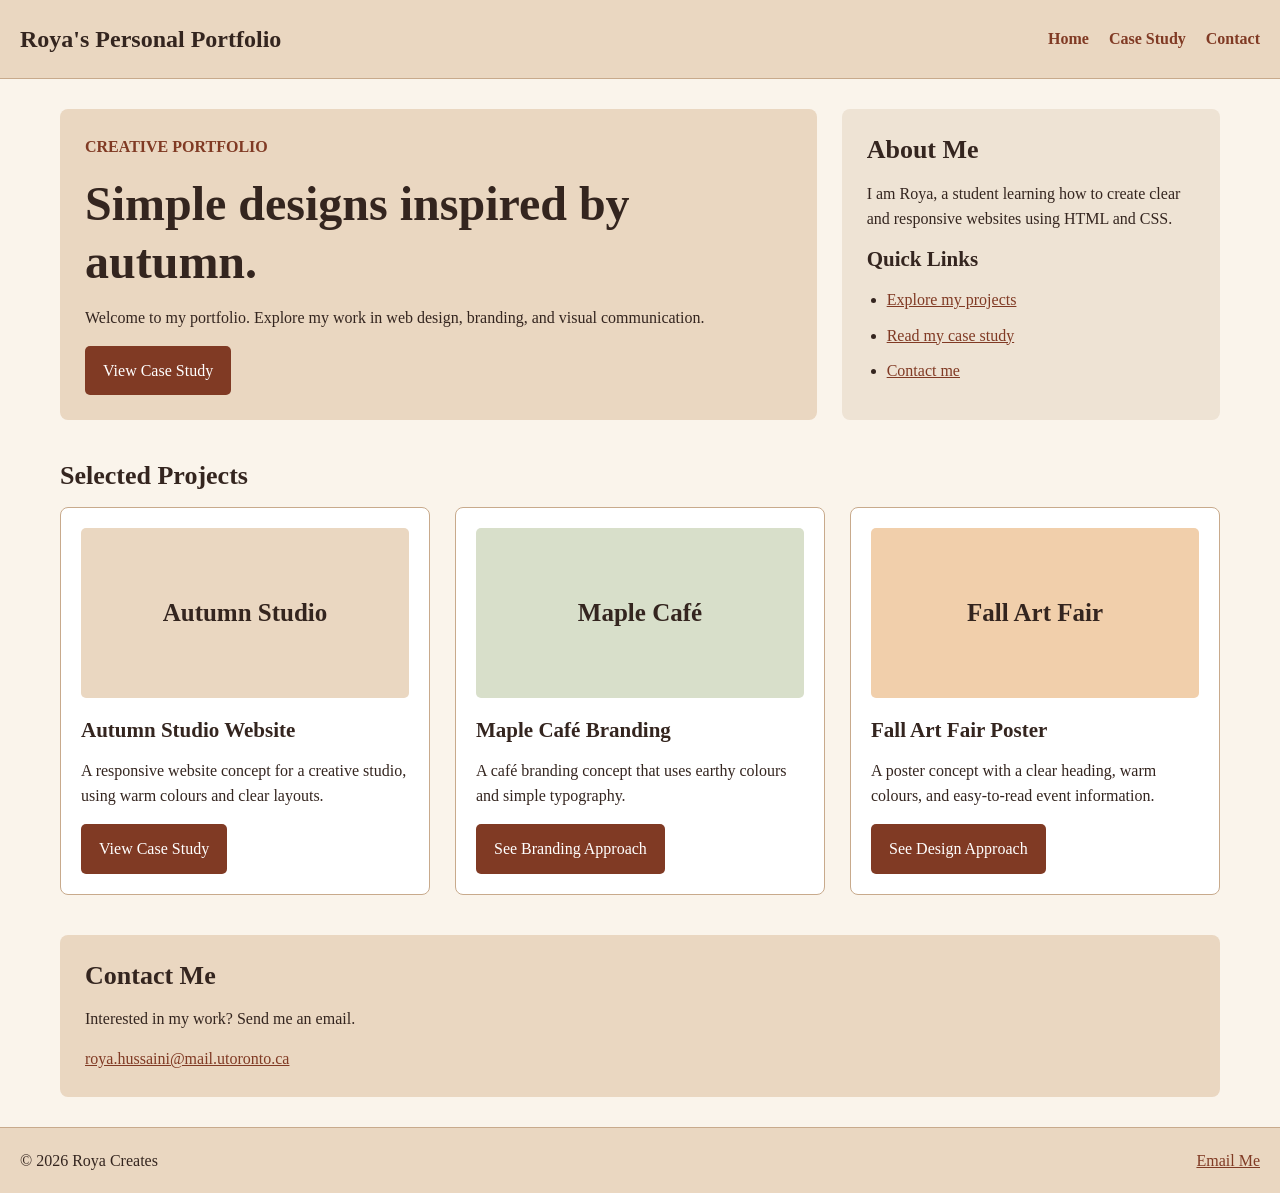
<file: index.html>
<!DOCTYPE html>
<html lang="en">
<head>
    <meta charset="UTF-8">
    <meta name="viewport" content="width=device-width, initial-scale=1.0">
    <title>Roya Creates | Home</title>
    <link rel="stylesheet" href="css/style.css">
</head>
<body>

    <header class="site-header">
        <a class="brand" href="index.html">Roya's Personal Portfolio</a>

        <nav aria-label="Main navigation">
            <a href="index.html">Home</a>
            <a href="detail.html">Case Study</a>
            <a href="index.html#contact">Contact</a>
        </nav>
    </header>

    <main>
        <section class="hero-grid">
            <div class="spotlight">
                <p class="label">Creative Portfolio</p>
                <h1>Simple designs inspired by autumn.</h1>
                <p>
                    Welcome to my portfolio. Explore my work in
                    web design, branding, and visual communication.
                </p>
                <a class="button" href="detail.html">View Case Study</a>
            </div>

            <aside class="quick-info">
                <h2>About Me</h2>
                <p>
                    I am Roya, a student learning how to create
                    clear and responsive websites using HTML and CSS.
                </p>

                <h3>Quick Links</h3>
                <ul>
                    <li><a href="#projects">Explore my projects</a></li>
                    <li><a href="detail.html">Read my case study</a></li>
                    <li><a href="#contact">Contact me</a></li>
                </ul>
            </aside>
        </section>

        <section id="projects" aria-labelledby="projects-title">
            <h2 id="projects-title">Selected Projects</h2>

            <div class="cards-gallery">
                <article class="card">
                    <div class="project-visual visual-one">
                        Autumn Studio
                    </div>
                    <h3>Autumn Studio Website</h3>
                    <p>
                        A responsive website concept for a creative
                        studio, using warm colours and clear layouts.
                    </p>
                    <a class="button" href="detail.html">View Case Study</a>
                </article>

                <article class="card">
                    <div class="project-visual visual-two">
                        Maple Café
                    </div>
                    <h3>Maple Café Branding</h3>
                    <p>
                        A café branding concept that uses earthy
                        colours and simple typography.
                    </p>
                    <a class="button" href="detail.html#branding">
                        See Branding Approach
                    </a>
                </article>

                <article class="card">
                    <div class="project-visual visual-three">
                        Fall Art Fair
                    </div>
                    <h3>Fall Art Fair Poster</h3>
                    <p>
                        A poster concept with a clear heading,
                        warm colours, and easy-to-read event information.
                    </p>
                    <a class="button" href="detail.html#design">
                        See Design Approach
                    </a>
                </article>
            </div>
        </section>

        <section class="contact" id="contact">
            <h2>Contact Me</h2>
            <p>Interested in my work? Send me an email.</p>
            <a href="mailto:roya.hussaini@mail.utoronto.ca">roya.hussaini@mail.utoronto.ca</a>
        </section>
    </main>

    <footer class="site-footer">
        <p>&copy; 2026 Roya Creates</p>
        <a href="mailto:roya.hussaini@mail.utoronto.ca">Email Me</a>
    </footer>

</body>
</html>
</file>
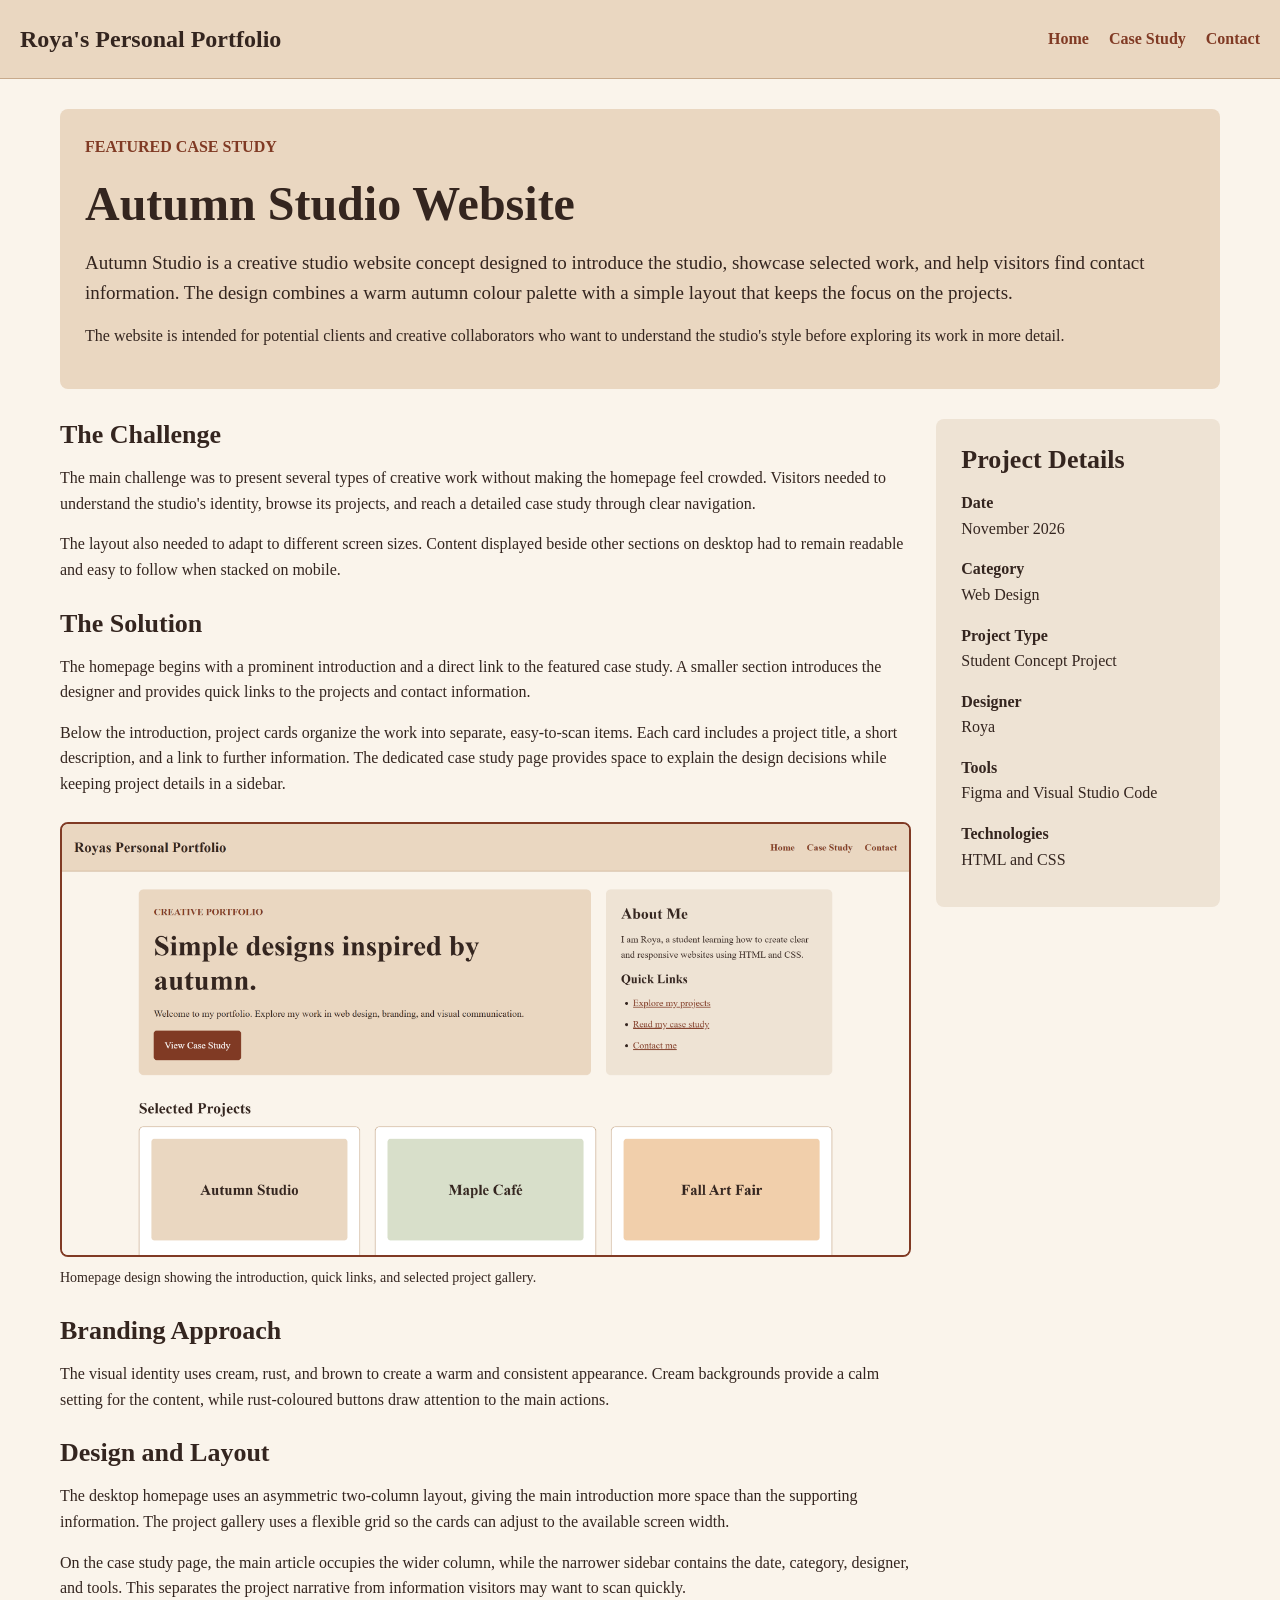
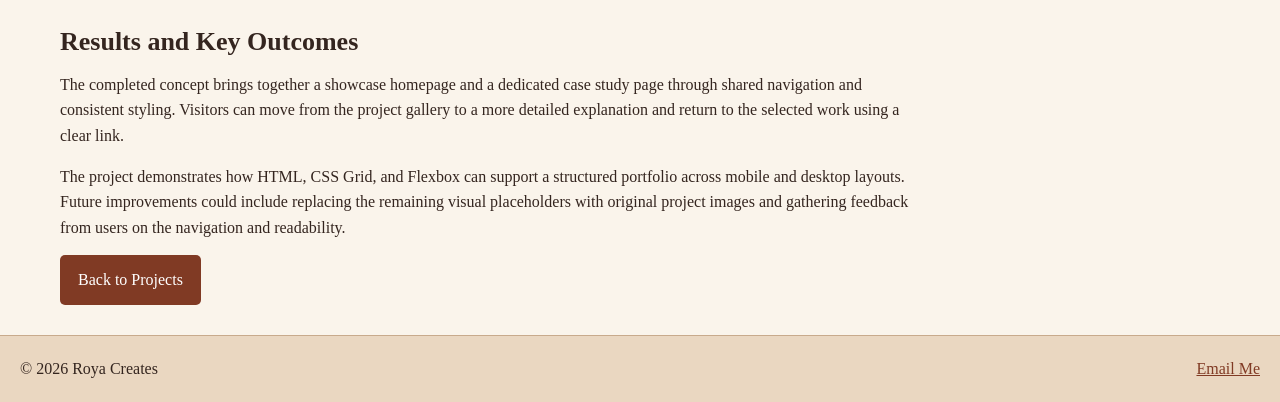
<file: detail.html>
<!DOCTYPE html>
<html lang="en">
<head>
    <meta charset="UTF-8">
    <meta name="viewport" content="width=device-width, initial-scale=1.0">
    <title>Roya Creates | Case Study</title>
    <link rel="stylesheet" href="css/style.css">
</head>
<body>

    <header class="site-header">
        <a class="brand" href="index.html">Roya's Personal Portfolio</a>

        <nav aria-label="Main navigation">
            <a href="index.html">Home</a>
            <a href="detail.html">Case Study</a>
            <a href="index.html#contact">Contact</a>
        </nav>
    </header>

    <main class="detail-layout">
        <section class="detail-hero">
            <p class="label">Featured Case Study</p>
            <h1>Autumn Studio Website</h1>
            <p class="lead-text">
                Autumn Studio is a creative studio website concept designed
                to introduce the studio, showcase selected work, and help
                 visitors find contact information. The design combines a
                 warm autumn colour palette with a simple layout that keeps
                 the focus on the projects.
            </p>
            <p>The website is intended for potential clients and creative
                collaborators who want to understand the studio's style
                before exploring its work in more detail.</p>
        </section>

        <section class="content-grid" aria-label="Case study and project details">
            <article class="project-story">
                <h2>The Challenge</h2>
                <p>
                    The main challenge was to present several types of creative
                    work without making the homepage feel crowded. Visitors
                    needed to understand the studio's identity, browse its
                    projects, and reach a detailed case study through clear
                    navigation.
                </p>
                <p>The layout also needed to adapt to different screen sizes.
                    Content displayed beside other sections on desktop had to
                    remain readable and easy to follow when stacked on mobile.</p>

                <h2>The Solution</h2>
                <p>
                    The homepage begins with a prominent introduction and a
                    direct link to the featured case study. A smaller section
                    introduces the designer and provides quick links to the
                    projects and contact information.
                </p>
                <p>Below the introduction, project cards organize the work into
                    separate, easy-to-scan items. Each card includes a project
                    title, a short description, and a link to further information.
                    The dedicated case study page provides space to explain the
                    design decisions while keeping project details in a sidebar.</p>

                <figure>
                    <img src="assets/website-preview.png"
                    alt="Autumn Studio homepage preview">
                    <figcaption>
                        Homepage design showing the introduction, quick links,
                        and selected project gallery.
                    </figcaption>
                </figure>

                <h2 id="branding">Branding Approach</h2>
                <p>
                    The visual identity uses cream, rust, and brown to create
                    a warm and consistent appearance. Cream backgrounds provide
                    a calm setting for the content, while rust-coloured buttons
                    draw attention to the main actions.
                </p>

                <h2 id="design">Design and Layout</h2>
                <p>
                    The desktop homepage uses an asymmetric two-column layout,
                    giving the main introduction more space than the supporting
                    information. The project gallery uses a flexible grid so
                    the cards can adjust to the available screen width.
                </p>
                <p>
                    On the case study page, the main article occupies the wider
                    column, while the narrower sidebar contains the date,
                    category, designer, and tools. This separates the project
                    narrative from information visitors may want to scan quickly.
                </p>

                <h2>Results and Key Outcomes</h2>
                <p>
                    The completed concept brings together a showcase homepage
                    and a dedicated case study page through shared navigation
                    and consistent styling. Visitors can move from the project
                    gallery to a more detailed explanation and return to the
                    selected work using a clear link.
                </p>
                <p>The project demonstrates how HTML, CSS Grid, and Flexbox
                    can support a structured portfolio across mobile and desktop
                    layouts. Future improvements could include replacing the
                    remaining visual placeholders with original project images
                    and gathering feedback from users on the navigation and
                    readability.</p>

                <a class="button" href="index.html#projects">
                    Back to Projects
                </a>
            </article>

            <aside class="metadata">
                <h2>Project Details</h2>

                <dl>
                    <dt>Date</dt>
                    <dd>November 2026</dd>

                    <dt>Category</dt>
                    <dd>Web Design</dd>

                    <dt>Project Type</dt>
                    <dd>Student Concept Project</dd>

                    <dt>Designer</dt>
                    <dd>Roya</dd>

                    <dt>Tools</dt>
                    <dd>Figma and Visual Studio Code</dd>

                    <dt>Technologies</dt>
                    <dd>HTML and CSS</dd>
                </dl>
            </aside>
        </section>
    </main>

    <footer class="site-footer">
        <p>&copy; 2026 Roya Creates</p>
        <a href="mailto:roya.hussaini@mail.utoronto.ca">Email Me</a>
    </footer>

</body>
</html>
</file>
<file: css/style.css>
/* Universal reset */
* {
    box-sizing: border-box;
    margin: 0;
    padding: 0;
}

body {
    font-family: 'Times New Roman', Times, serif, sans-serif;
    background-color: #faf4eb;
    color: #34251f;
    line-height: 1.6;
}

a {
    color: #803a24;
}

a:hover {
    text-decoration: none;
}

a:focus-visible {
    outline: 3px solid #803a24;
    outline-offset: 4px;
}

h1,
h2,
h3 {
    line-height: 1.2;
    margin-bottom: 15px;
}

h1 {
    font-size: 36px;
}

h2 {
    font-size: 26px;
}

h3 {
    font-size: 21px;
}

p {
    margin-bottom: 15px;
}

ul {
    padding-left: 20px;
}

li {
    margin-bottom: 10px;
}

/* Shared header and navigation */
.site-header {
    display: flex;
    justify-content: space-between;
    align-items: center;
    flex-wrap: wrap;
    gap: 15px;
    padding: 20px;
    background-color: #ead7c1;
    border-bottom: 1px solid #c8aa8c;
}

.brand {
    font-size: 24px;
    font-weight: bold;
    color: #34251f;
    text-decoration: none;
}

nav {
    display: flex;
    flex-wrap: wrap;
    gap: 20px;
}

nav a {
    font-weight: bold;
    text-decoration: none;
}

nav a:hover {
    text-decoration: underline;
}

/* Main page spacing */
main {
    max-width: 1200px;
    margin: 0 auto;
    padding: 30px 20px;
}

/* Mobile-first grid layouts */
.hero-grid,
.cards-gallery,
.content-grid {
    display: grid;
    grid-template-columns: 1fr;
    gap: 25px;
}

.hero-grid > *,
.cards-gallery > *,
.content-grid > * {
    min-width: 0;
}

.hero-grid {
    margin-bottom: 40px;
}

.spotlight,
.quick-info,
.metadata {
    padding: 25px;
    border-radius: 8px;
}

.spotlight {
    background-color: #ead7c1;
}

.quick-info,
.metadata {
    background-color: #eee3d4;
}

.label {
    color: #803a24;
    font-weight: bold;
    text-transform: uppercase;
}

/* Links styled as buttons */
.button {
    display: inline-block;
    padding: 12px 18px;
    background-color: #803a24;
    color: white;
    text-decoration: none;
    border-radius: 5px;
}

.button:hover {
    background-color: #602a1b;
}

/* Project cards */
.card {
    display: flex;
    flex-direction: column;
    padding: 20px;
    background-color: white;
    border: 1px solid #c8aa8c;
    border-radius: 8px;
}

.card .button {
    margin-top: auto;
    align-self: flex-start;
}

.project-visual {
    display: flex;
    justify-content: center;
    align-items: center;
    min-height: 170px;
    margin-bottom: 20px;
    padding: 20px;
    border-radius: 5px;
    text-align: center;
    font-size: 25px;
    font-weight: bold;
}

.visual-one {
    background-color: #ead7c1;
}

.visual-two {
    background-color: #d8dfca;
}

.visual-three {
    background-color: #f1cfab;
}

/* Contact section */
.contact {
    margin-top: 40px;
    padding: 25px;
    background-color: #ead7c1;
    border-radius: 8px;
}

/* Detail page */
.detail-hero {
    margin-bottom: 30px;
    padding: 25px;
    background-color: #ead7c1;
    border-radius: 8px;
}

.lead-text {
    font-size: 19px;
}

.project-story h2 {
    margin-top: 25px;
}

.project-story h2:first-child {
    margin-top: 0;
}

figure {
    margin: 25px 0;
}

img {
    max-width: 100%;
    height: auto;
    display: block;
}

.project-story figure img {
    max-width: 100%;
    height: auto;
    display: block;
    border: 2px solid #803a24;
    border-radius: 8px;
}

figcaption {
    margin-top: 10px;
    font-size: 14px;
}

.metadata {
    align-self: start;
}

dt {
    margin-top: 15px;
    font-weight: bold;
}

dd {
    margin-bottom: 10px;
}

/* Shared footer */
.site-footer {
    display: flex;
    justify-content: space-between;
    align-items: center;
    flex-wrap: wrap;
    gap: 15px;
    padding: 20px;
    background-color: #ead7c1;
    border-top: 1px solid #c8aa8c;
}

.site-footer p {
    margin-bottom: 0;
}

/* Tablet and desktop layouts */
@media (min-width: 768px) {
    .hero-grid {
        grid-template-columns: 2fr 1fr;
    }

    .cards-gallery {
        grid-template-columns: repeat(auto-fit, minmax(280px, 1fr));
    }

    .content-grid {
        grid-template-columns: 3fr 1fr;
    }

    h1 {
        font-size: 48px;
    }
}
</file>
